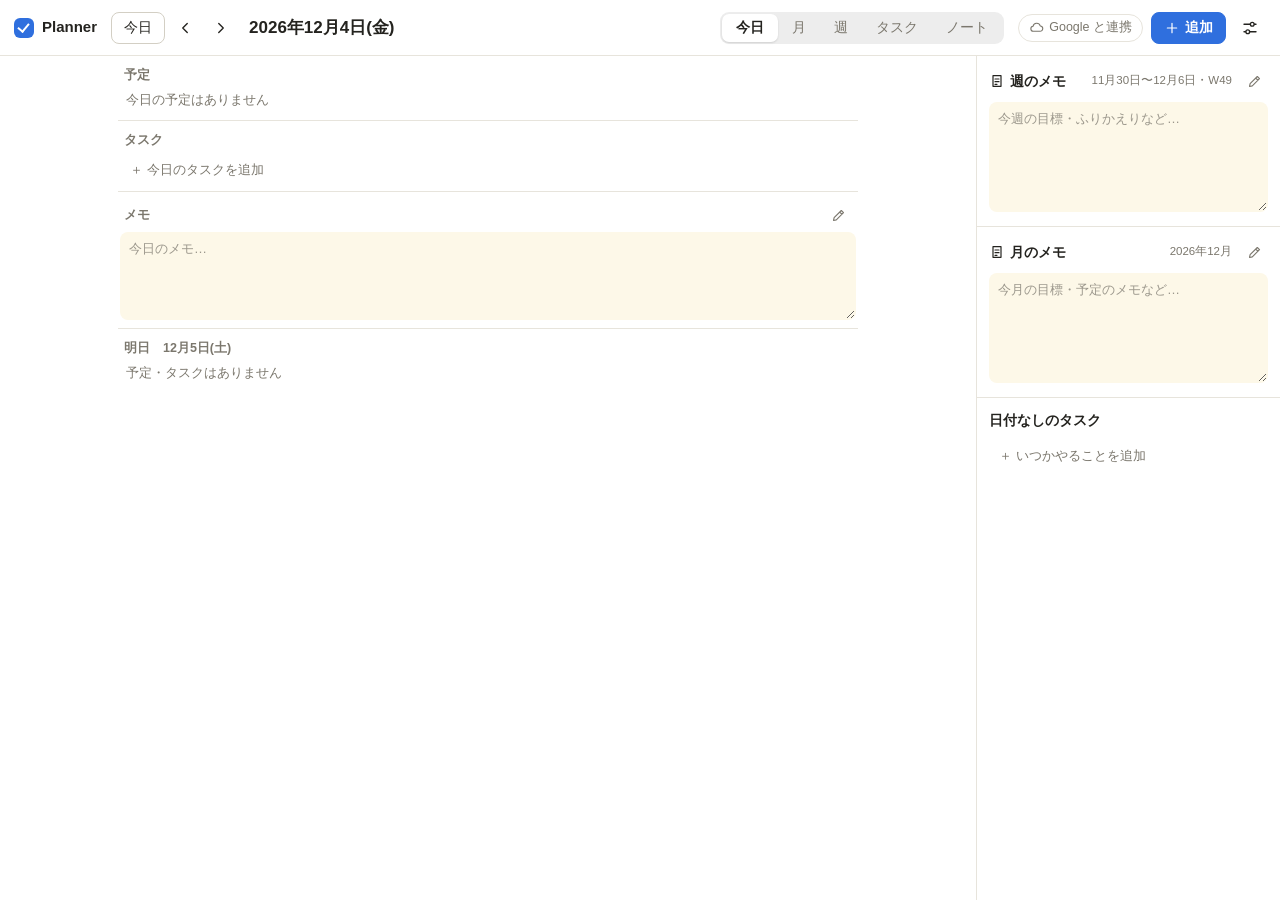
<file: index.html>
<!doctype html>
<html lang="ja">
<head>
  <meta charset="utf-8">
  <meta name="viewport" content="width=device-width, initial-scale=1">
  <meta name="theme-color" content="#ffffff" media="(prefers-color-scheme: light)">
  <meta name="theme-color" content="#1f2124" media="(prefers-color-scheme: dark)">
  <meta name="mobile-web-app-capable" content="yes">
  <meta name="apple-mobile-web-app-capable" content="yes">
  <meta name="apple-mobile-web-app-title" content="Planner">
  <link rel="manifest" href="manifest.webmanifest">
  <link rel="apple-touch-icon" href="icons/apple-touch-icon.png">
  <title>Planner</title>
  <link rel="icon" href="data:image/svg+xml,%3Csvg xmlns='http://www.w3.org/2000/svg' viewBox='0 0 32 32'%3E%3Crect x='3' y='5' width='26' height='24' rx='6' fill='%232f6fde'/%3E%3Cpath d='M10 17l4 4 8-9' fill='none' stroke='white' stroke-width='3' stroke-linecap='round' stroke-linejoin='round'/%3E%3C/svg%3E">
  <link rel="stylesheet" href="css/style.css">
</head>
<body>
  <div id="app"></div>
  <div id="overlays"></div>
  <script type="module" src="js/main.js"></script>
</body>
</html>
</file>
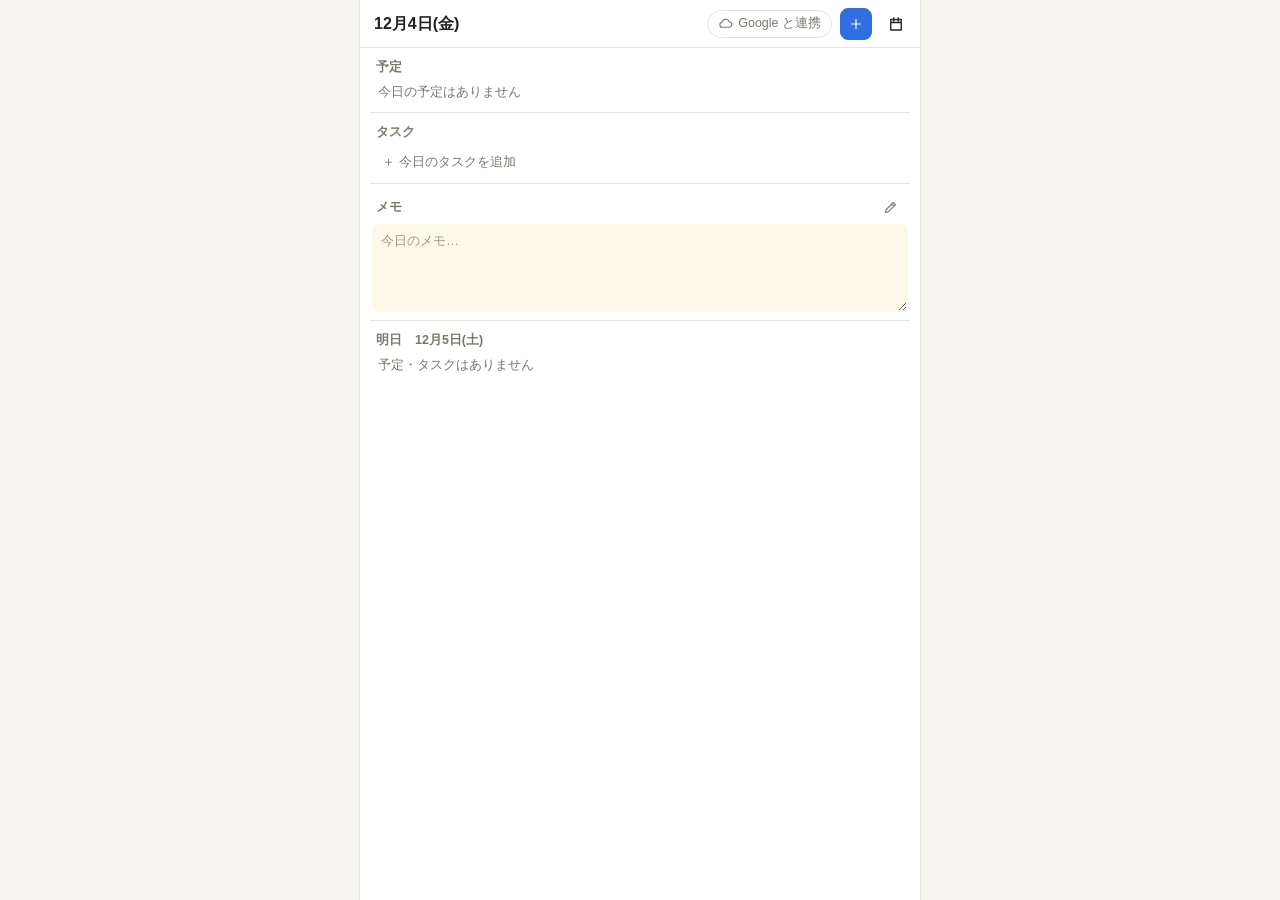
<file: today.html>
<!doctype html>
<html lang="ja" data-mode="today">
<head>
  <meta charset="utf-8">
  <meta name="viewport" content="width=device-width, initial-scale=1">
  <meta name="theme-color" content="#ffffff" media="(prefers-color-scheme: light)">
  <meta name="theme-color" content="#1f2124" media="(prefers-color-scheme: dark)">
  <meta name="mobile-web-app-capable" content="yes">
  <meta name="apple-mobile-web-app-capable" content="yes">
  <meta name="apple-mobile-web-app-title" content="今日">
  <link rel="manifest" href="today.webmanifest">
  <link rel="apple-touch-icon" href="icons/today-apple-touch-icon.png">
  <title>今日 – Planner</title>
  <link rel="icon" href="data:image/svg+xml,%3Csvg xmlns='http://www.w3.org/2000/svg' viewBox='0 0 32 32'%3E%3Crect x='3' y='5' width='26' height='24' rx='6' fill='%231f2a44'/%3E%3Cpath d='M10 17l4 4 8-9' fill='none' stroke='white' stroke-width='3' stroke-linecap='round' stroke-linejoin='round'/%3E%3C/svg%3E">
  <link rel="stylesheet" href="css/style.css">
</head>
<body>
  <div id="app"></div>
  <div id="overlays"></div>
  <script type="module" src="js/main.js"></script>
</body>
</html>
</file>
<file: css/style.css>
:root {
  --bg: #f5f4f0;
  --surface: #ffffff;
  --surface-2: #faf9f6;
  --line: #e7e4dc;
  --line-strong: #d3cfc4;
  --text: #24231f;
  --muted: #7b776d;
  --accent: #2f6fde;
  --accent-soft: #e9f0fd;
  --danger: #cf4037;
  --ok: #2a9a66;
  --warn-bg: #fff4dd;
  --warn-text: #7a5200;
  --sun: #cf4037;
  --sat: #2f6fde;
  --today-bg: #f3f7ff;
  --shadow: 0 12px 40px rgba(30, 28, 20, 0.18);
  --radius: 10px;
  --hour: 46px;
  --gutter: 52px;
  color-scheme: light;
}

@media (prefers-color-scheme: dark) {
  :root {
    --bg: #17181b;
    --surface: #1f2124;
    --surface-2: #25272b;
    --line: #313439;
    --line-strong: #43474e;
    --text: #e8e6e1;
    --muted: #9a978f;
    --accent: #6c9cf5;
    --accent-soft: #24324d;
    --danger: #f0776e;
    --ok: #4cc38a;
    --warn-bg: #3a2f14;
    --warn-text: #f3d48a;
    --sun: #f0776e;
    --sat: #7fa9f7;
    --today-bg: #1f2735;
    --shadow: 0 12px 40px rgba(0, 0, 0, 0.5);
    color-scheme: dark;
  }
}

* { box-sizing: border-box; }
[hidden] { display: none !important; }

html, body, #app { height: 100%; }
#app { height: 100dvh; } /* スマホのブラウザで、上下のバーの分だけ画面が切れないように */
body {
  margin: 0;
  background: var(--bg);
  color: var(--text);
  font: 14px/1.5 -apple-system, BlinkMacSystemFont, "Hiragino Sans", "Hiragino Kaku Gothic ProN", "Yu Gothic UI", "Noto Sans JP", "Segoe UI", sans-serif;
  -webkit-font-smoothing: antialiased;
  -webkit-text-size-adjust: 100%;
  touch-action: manipulation; /* ダブルタップでの拡大を止めて、タップの反応を速くする */
  overscroll-behavior: none;
}
button, input, select, textarea { font: inherit; color: inherit; }
button { cursor: pointer; }
h1, h2, h3, h4, p { margin: 0; }
a { color: var(--accent); }
:focus-visible { outline: 2px solid var(--accent); outline-offset: 1px; }

.icon { display: inline-flex; flex: none; }

/* ---- ボタン類 ---- */
.btn {
  display: inline-flex; align-items: center; justify-content: center; gap: 5px;
  height: 32px; padding: 0 12px;
  border: 1px solid var(--line-strong); border-radius: 8px;
  background: var(--surface); text-decoration: none; color: var(--text); white-space: nowrap;
}
.btn:hover { background: var(--surface-2); }
.btn:disabled { opacity: 0.5; cursor: default; }
.btn.primary { background: var(--accent); border-color: var(--accent); color: #fff; font-weight: 600; }
.btn.primary:hover { filter: brightness(1.07); }
.btn.ghost { border-color: transparent; background: transparent; }
.btn.ghost:hover { background: color-mix(in srgb, var(--text) 8%, transparent); }
.btn.danger { color: var(--danger); border-color: color-mix(in srgb, var(--danger) 40%, transparent); }
.btn.small { height: 26px; padding: 0 9px; font-size: 12.5px; }
.icon-btn { width: 32px; padding: 0; }
.btn-row { display: flex; gap: 8px; flex-wrap: wrap; }

.segs { display: inline-flex; padding: 2px; border-radius: 9px; background: color-mix(in srgb, var(--text) 8%, transparent); }
.seg { height: 28px; padding: 0 14px; border: 0; border-radius: 7px; background: transparent; color: var(--muted); }
.seg.on { background: var(--surface); color: var(--text); font-weight: 600; box-shadow: 0 1px 2px rgba(0, 0, 0, 0.12); }
.seg:disabled { cursor: default; }
.seg:disabled:not(.on) { opacity: 0.45; }

.badge { margin-left: 6px; padding: 1px 7px; border-radius: 99px; background: var(--accent); color: #fff; font-size: 11px; font-weight: 600; vertical-align: 1px; white-space: nowrap; flex: none; }

/* ---- 全体の枠 ---- */
.app { height: 100%; display: flex; flex-direction: column; }
.topbar {
  display: flex; align-items: center; gap: 14px; flex: none;
  height: 56px; padding: 0 14px;
  background: var(--surface); border-bottom: 1px solid var(--line);
}
.brand { display: flex; align-items: center; gap: 8px; font-weight: 700; font-size: 15px; }
.brand-mark { width: 20px; height: 20px; border-radius: 6px; background: var(--accent); position: relative; }
.brand-mark::after { content: ""; position: absolute; left: 6px; top: 3px; width: 5px; height: 9px; border: solid #fff; border-width: 0 2.2px 2.2px 0; transform: rotate(40deg); }
.nav { display: flex; align-items: center; gap: 4px; min-width: 0; }
.range { margin-left: 8px; font-size: 17px; font-weight: 650; white-space: nowrap; overflow: hidden; text-overflow: ellipsis; }
.tabs { margin-left: auto; flex: none; }
.actions { display: flex; align-items: center; gap: 8px; flex: none; }

.chipbtn {
  display: inline-flex; align-items: center; gap: 5px; height: 28px; padding: 0 10px;
  border: 1px solid var(--line); border-radius: 99px; background: transparent; color: var(--muted); font-size: 12.5px; white-space: nowrap;
}
button.chipbtn:hover { background: var(--surface-2); color: var(--text); }
.chipbtn.warn { background: var(--warn-bg); color: var(--warn-text); border-color: transparent; }
.chipbtn.busy .icon { animation: spin 1.1s linear infinite; }
@keyframes spin { to { transform: rotate(360deg); } }

.banner { display: flex; align-items: center; gap: 6px 10px; flex-wrap: wrap; flex: none; padding: 7px 14px; font-size: 13px; }
.banner.warn { background: var(--warn-bg); color: var(--warn-text); }

.body { flex: 1; min-height: 0; display: grid; grid-template-columns: minmax(0, 1fr) 304px; position: relative; }
.main { min-width: 0; min-height: 0; overflow: hidden; }

/* ---- メモ欄 ---- */
.note {
  display: block; width: 100%; resize: none;
  border: 1px solid transparent; border-radius: 8px;
  background: color-mix(in srgb, #f2c94c 13%, var(--surface));
  padding: 6px 8px; font-size: 12.5px; line-height: 1.5;
}
.note::placeholder { color: color-mix(in srgb, var(--muted) 75%, transparent); }
.note:hover { border-color: var(--line-strong); }
.note:focus { outline: none; border-color: var(--accent); background: var(--surface); }
.notedot { display: none; width: 6px; height: 6px; border-radius: 50%; background: #e0a800; flex: none; }
.notedot.has { display: inline-block; }

/* ---- 行（タスク・予定） ---- */
.row { display: flex; align-items: center; gap: 7px; min-height: 28px; padding: 3px 6px; border-radius: 7px; cursor: pointer; }
.row:hover { background: color-mix(in srgb, var(--text) 6%, transparent); }
.row-title { flex: 1; min-width: 0; overflow-wrap: anywhere; line-height: 1.35; }
.task-row.done .row-title { color: var(--muted); text-decoration: line-through; }
.row-date { flex: none; font-size: 11.5px; color: var(--muted); }
.row-date.late, .side-meta.late { color: var(--danger); font-weight: 600; }
.row-bar { flex: none; width: 4px; align-self: stretch; min-height: 18px; border-radius: 2px; background: var(--c); }
.row-time { flex: none; font-size: 11.5px; color: var(--muted); font-variant-numeric: tabular-nums; }
.row-main { flex: 1; min-width: 0; display: flex; align-items: baseline; gap: 7px; }
.board-events .row-main { flex-direction: column; gap: 0; } /* 列が狭いので時刻とタイトルを 2 段にする */
.pending-mark { flex: none; width: 6px; height: 6px; border-radius: 50%; border: 1.5px solid var(--muted); }

.check {
  flex: none; width: 17px; height: 17px; padding: 0; position: relative;
  border: 1.6px solid var(--line-strong); border-radius: 50%; background: var(--surface);
}
.check:hover { border-color: var(--ok); }
.check.on { background: var(--ok); border-color: var(--ok); }
.check.on::after, .chip-check.on::after {
  content: ""; position: absolute; left: 50%; top: 45%; width: 28%; height: 52%;
  border: solid #fff; border-width: 0 1.8px 1.8px 0; transform: translate(-50%, -50%) rotate(42deg);
}

.quickadd {
  width: 100%; height: 28px; padding: 0 8px; margin-top: 2px;
  border: 1px dashed transparent; border-radius: 7px; background: transparent; font-size: 13px;
}
.quickadd::placeholder { color: var(--muted); }
.quickadd:hover { border-color: var(--line-strong); }
.quickadd:focus { outline: none; border: 1px solid var(--accent); background: var(--surface); }

.progress { height: 4px; border-radius: 2px; background: color-mix(in srgb, var(--text) 9%, transparent); overflow: hidden; }
.progress-fill { height: 100%; border-radius: 2px; background: var(--ok); transition: width 0.2s; }

.drop-over { box-shadow: inset 0 0 0 2px var(--accent) !important; }

/* ---- チップ（月表示・週の終日欄） ---- */
.chip {
  display: flex; align-items: center; gap: 4px; height: 20px; padding: 0 5px; margin-bottom: 2px;
  border-radius: 5px; font-size: 12px; line-height: 20px; cursor: pointer; overflow: hidden;
}
.chip-title { flex: 1; min-width: 0; white-space: nowrap; overflow: hidden; text-overflow: ellipsis; }
.chip-allday { background: color-mix(in srgb, var(--c) 22%, var(--surface)); border-left: 3px solid var(--c); }
.chip-timed:hover, .chip-task:hover { background: color-mix(in srgb, var(--text) 8%, transparent); }
.chip-dot { flex: none; width: 7px; height: 7px; border-radius: 50%; background: var(--c); }
.chip-time { flex: none; font-size: 11px; color: var(--muted); font-variant-numeric: tabular-nums; }
.chip-check { flex: none; position: relative; width: 12px; height: 12px; border: 1.4px solid var(--line-strong); border-radius: 50%; background: var(--surface); }
.chip-check:hover { border-color: var(--ok); }
.chip-check.on { background: var(--ok); border-color: var(--ok); }
.chip-task.done .chip-title { color: var(--muted); text-decoration: line-through; }
.chip-more { padding: 0 5px; font-size: 11px; color: var(--muted); }

.wd-0 { --wd: var(--sun); }
.wd-6 { --wd: var(--sat); }

/* ---- 月表示 ---- */
.month { height: 100%; display: grid; grid-template-rows: 30px repeat(var(--rows), minmax(0, 1fr)); background: var(--surface); }
.month-head, .month-row { display: grid; grid-template-columns: 34px repeat(7, minmax(0, 1fr)); }
.month-head { border-bottom: 1px solid var(--line); }
.month-wd { display: flex; align-items: center; justify-content: center; font-size: 12px; font-weight: 600; color: var(--wd, var(--muted)); }
.month-row { border-bottom: 1px solid var(--line); min-height: 0; }
.month-row:last-child { border-bottom: 0; }
button.month-wk {
  display: flex; flex-direction: column; align-items: center; gap: 4px; padding: 8px 0 0;
  border: 0; border-right: 1px solid var(--line); background: var(--surface-2); color: var(--muted); font-size: 10.5px;
}
button.month-wk:hover { color: var(--accent); background: var(--accent-soft); }
.day { min-width: 0; min-height: 0; padding: 3px 3px 0; border-right: 1px solid var(--line); overflow: hidden; cursor: pointer; }
.day:last-child { border-right: 0; }
.day.other { background: var(--surface-2); }
.day.other .day-num, .day.other .chip { opacity: 0.55; }
.day.selected { box-shadow: inset 0 0 0 2px var(--accent); }
.day.today { background: var(--today-bg); }
.day-top { display: flex; align-items: center; gap: 5px; height: 24px; }
.day-num { min-width: 22px; height: 22px; padding: 0 4px; display: inline-flex; align-items: center; justify-content: center; border-radius: 11px; font-size: 12.5px; color: var(--wd, var(--text)); font-variant-numeric: tabular-nums; }
.day.today .day-num { background: var(--accent); color: #fff; font-weight: 700; }
.day-add { margin-left: auto; width: 20px; height: 20px; padding: 0; border: 0; border-radius: 5px; background: transparent; color: var(--muted); font-size: 15px; line-height: 1; opacity: 0; }
.day:hover .day-add, .day-add:focus-visible { opacity: 1; }
.day-add:hover { background: color-mix(in srgb, var(--text) 10%, transparent); color: var(--text); }

/* ---- 週表示 ---- */
.week { height: 100%; overflow: auto; background: var(--surface); }
.wk-row { display: grid; grid-template-columns: var(--gutter) repeat(7, minmax(0, 1fr)); min-width: 720px; }
.wk-sticky { position: sticky; top: 0; z-index: 6; background: var(--surface); border-bottom: 1px solid var(--line-strong); min-width: 720px; }
/* 左端の時刻の列は、横にスクロールしても残す */
.wk-gutter { position: sticky; left: 0; z-index: 4; background: var(--surface); font-size: 10.5px; color: var(--muted); text-align: center; padding-top: 6px; line-height: 1.35; border-right: 1px solid var(--line); }
.wk-dayhead { display: flex; align-items: center; justify-content: center; gap: 6px; height: 42px; border-right: 1px solid var(--line); }
.wk-wd { font-size: 12px; font-weight: 600; color: var(--wd, var(--muted)); }
.wk-num { min-width: 28px; height: 28px; display: inline-flex; align-items: center; justify-content: center; border-radius: 14px; font-size: 17px; font-weight: 600; color: var(--wd, var(--text)); }
.wk-dayhead.today .wk-num { background: var(--accent); color: #fff; }
.wk-count { font-size: 10.5px; color: var(--muted); padding: 0 5px; border-radius: 99px; background: color-mix(in srgb, var(--text) 8%, transparent); }
.wk-count.all, .board-colcount.all { background: color-mix(in srgb, var(--ok) 20%, transparent); color: var(--ok); }
.wk-allday { border-top: 1px solid var(--line); }
.wk-alldaycell { position: relative; min-height: 30px; max-height: 136px; overflow-y: auto; padding: 3px 3px 1px; border-right: 1px solid var(--line); }
.wk-alldaycell.today, .wk-col.today, .wk-notecell.today { background: var(--today-bg); }
.wk-add { position: absolute; right: 2px; bottom: 2px; width: 18px; height: 18px; padding: 0; border: 0; border-radius: 5px; background: var(--surface); color: var(--muted); line-height: 1; opacity: 0; }
.wk-alldaycell:hover .wk-add, .wk-add:focus-visible { opacity: 1; }
.wk-add:hover { color: var(--text); background: var(--line); }

.wk-grid { height: calc(var(--hour) * 24); }
.wk-hours { padding: 0; }
.wk-hours span { position: absolute; left: 0; right: 6px; transform: translateY(-50%); text-align: right; font-variant-numeric: tabular-nums; }
.wk-col {
  position: relative; border-right: 1px solid var(--line); cursor: cell;
  background-image: linear-gradient(to bottom, transparent calc(var(--hour) - 1px), var(--line) calc(var(--hour) - 1px));
  background-size: 100% var(--hour);
}
.wk-col.today { background-color: var(--today-bg); }
.wk-event {
  position: absolute; z-index: 1; padding: 2px 5px; overflow: hidden; cursor: pointer;
  border-radius: 6px; border-left: 3px solid var(--c);
  background: color-mix(in srgb, var(--c) 24%, var(--surface));
  font-size: 12px; line-height: 1.3; display: flex; flex-direction: column;
}
.wk-event:hover { z-index: 2; filter: brightness(0.97); box-shadow: 0 2px 8px rgba(0, 0, 0, 0.15); }
.wk-event.short { flex-direction: row; gap: 6px; align-items: center; padding-top: 0; padding-bottom: 0; }
.wk-event-title { font-weight: 600; overflow: hidden; text-overflow: ellipsis; }
.wk-event.short .wk-event-title { white-space: nowrap; }
.wk-event-time { font-size: 10.5px; color: var(--muted); white-space: nowrap; font-variant-numeric: tabular-nums; }
.wk-now { position: absolute; left: 0; right: 0; height: 2px; background: var(--danger); z-index: 3; pointer-events: none; }
.wk-now::before { content: ""; position: absolute; left: -4px; top: -3px; width: 8px; height: 8px; border-radius: 50%; background: var(--danger); }

.wk-notes { position: sticky; bottom: 0; z-index: 6; background: var(--surface); border-top: 1px solid var(--line-strong); }
.wk-notecell { padding: 4px; border-right: 1px solid var(--line); }
.wk-notecell .note { height: 96px; }

/* ---- タスク表示 ---- */
.board { height: 100%; display: flex; flex-direction: column; }
.board-summary { display: flex; align-items: center; gap: 12px; flex: none; padding: 10px 14px 0; }
.board-summary .progress { flex: 1; max-width: 260px; height: 6px; border-radius: 3px; }
.board-count { color: var(--muted); font-size: 13px; }
.toggle { margin-left: auto; display: inline-flex; align-items: center; gap: 6px; color: var(--muted); font-size: 13px; cursor: pointer; }
.board-cols { flex: 1; min-height: 0; display: grid; grid-template-columns: repeat(7, minmax(122px, 1fr)); gap: 8px; padding: 10px 14px 14px; overflow: auto; }
.board-col { display: flex; flex-direction: column; min-height: 0; min-width: 0; background: var(--surface); border: 1px solid var(--line); border-radius: var(--radius); padding: 8px; }
.board-col.today { border-color: var(--accent); box-shadow: 0 0 0 1px var(--accent); }
.board-col.past { background: var(--surface-2); }
.board-colhead { display: flex; align-items: baseline; gap: 6px; padding: 0 4px 6px; }
.board-wd { font-size: 12px; font-weight: 600; color: var(--wd, var(--muted)); }
.board-num { font-size: 19px; font-weight: 650; color: var(--wd, var(--text)); line-height: 1.2; }
.board-colcount { margin-left: auto; font-size: 11px; color: var(--muted); padding: 0 6px; border-radius: 99px; background: color-mix(in srgb, var(--text) 8%, transparent); }
.board-list { flex: 1; min-height: 80px; overflow-y: auto; margin: 8px -2px 6px; }
.board-events { margin-bottom: 6px; padding-bottom: 6px; border-bottom: 1px dashed var(--line); }
.board-events .row { min-height: 24px; font-size: 12.5px; }
.board-note { flex: none; height: 84px; }

/* ---- 右パネル ---- */
.side { min-height: 0; overflow-y: auto; border-left: 1px solid var(--line); background: var(--surface); }
.side-sec { padding: 12px 12px 14px; border-bottom: 1px solid var(--line); }
.side-sec:last-child { border-bottom: 0; }
.side-head { display: flex; align-items: center; gap: 8px; margin-bottom: 8px; }
.side-head h2 { flex: 1; display: flex; align-items: center; gap: 5px; font-size: 14px; font-weight: 650; }
.side-meta { font-size: 11.5px; color: var(--muted); white-space: nowrap; }
.side-sub { display: flex; align-items: center; gap: 5px; margin: 12px 0 6px; font-size: 12px; font-weight: 600; color: var(--muted); }
.side-note { min-height: 110px; height: 110px; resize: vertical; font-size: 13px; }
.side-note.large { height: 240px; }
.side-progress { margin-top: 10px; font-size: 12px; color: var(--muted); display: grid; gap: 5px; }
.empty { color: var(--muted); font-size: 12.5px; padding: 2px 6px; }

/* ---- ダイアログ ---- */
.overlay { position: fixed; inset: 0; z-index: 50; display: flex; align-items: flex-start; justify-content: center; padding: 9vh 16px 16px; background: rgba(20, 18, 12, 0.38); overflow-y: auto; }
.dialog { width: 100%; max-width: 460px; background: var(--surface); border-radius: 14px; box-shadow: var(--shadow); padding: 16px; }
.dialog.wide { max-width: 560px; }
.dialog-head { display: flex; align-items: center; justify-content: space-between; margin-bottom: 12px; }
.dialog-head h2 { font-size: 17px; }
.dialog-foot { display: flex; align-items: center; gap: 8px; margin-top: 16px; }
.spacer { flex: 1; }
.item-form { display: flex; flex-direction: column; gap: 10px; }
.item-form .dialog-head, .item-form .dialog-foot { margin: 0; }
.item-form .dialog-foot { margin-top: 6px; }

input[type="text"], input[type="password"], input[type="date"], input[type="time"], select, textarea.f-desc {
  height: 34px; padding: 0 9px; border: 1px solid var(--line-strong); border-radius: 8px; background: var(--surface); min-width: 0;
}
input:disabled, textarea:disabled, select:disabled { opacity: 0.7; }
input[type="text"].quickadd { border: 1px dashed transparent; height: 28px; }
input[type="text"].quickadd:hover { border-color: var(--line-strong); }
input[type="text"].quickadd:focus { border: 1px solid var(--accent); }
input[type="checkbox"] { width: 15px; height: 15px; margin: 0; accent-color: var(--accent); }
.f-title { height: 42px !important; font-size: 17px; font-weight: 600; }
textarea.f-desc { height: auto; padding: 8px 9px; resize: vertical; line-height: 1.5; }
.grow { flex: 1; }
.field { display: flex; align-items: center; gap: 10px; }
.field-label { flex: none; width: 76px; font-size: 12.5px; color: var(--muted); }
.field-body { flex: 1; min-width: 0; display: flex; align-items: center; gap: 10px; flex-wrap: wrap; }
.inline { display: inline-flex; align-items: center; gap: 6px; cursor: pointer; white-space: nowrap; }
.dash { color: var(--muted); }
.form-hint { font-size: 12.5px; color: var(--muted); }
.form-error { font-size: 12.5px; color: var(--danger); }

.settings { display: flex; flex-direction: column; }
.set-sec { display: flex; flex-direction: column; gap: 10px; padding: 14px 0; border-top: 1px solid var(--line); }
.set-sec h3 { font-size: 14px; }
.set-sec h4 { font-size: 12.5px; color: var(--muted); font-weight: 600; margin-top: 4px; }
.set-sec .field-label { width: 104px; }
.status { display: flex; align-items: center; gap: 6px; font-size: 13px; flex-wrap: wrap; }
.status-dot { width: 8px; height: 8px; border-radius: 50%; background: var(--line-strong); }
.status-connected .status-dot { background: var(--ok); }
.status-expired .status-dot, .status-connecting .status-dot { background: #e0a800; }
.guide { border: 1px solid var(--line); border-radius: 10px; padding: 8px 12px; background: var(--surface-2); font-size: 13px; }
.guide summary { cursor: pointer; font-weight: 600; }
.guide ol { margin: 8px 0 2px; padding-left: 20px; display: grid; gap: 6px; }
.guide code { padding: 1px 5px; border-radius: 4px; background: color-mix(in srgb, var(--text) 9%, transparent); font-size: 12.5px; user-select: all; }
.cal-list { display: grid; gap: 2px; max-height: 190px; overflow-y: auto; }
.cal-item { display: flex; align-items: center; gap: 8px; padding: 4px 6px; border-radius: 6px; cursor: pointer; }
.cal-item:hover { background: var(--surface-2); }
.cal-dot { width: 10px; height: 10px; border-radius: 3px; flex: none; }
.cal-name { flex: 1; min-width: 0; overflow: hidden; text-overflow: ellipsis; white-space: nowrap; }
.cal-ro { font-size: 11px; color: var(--muted); }

.toast {
  position: fixed; left: 50%; bottom: 22px; transform: translateX(-50%); z-index: 60;
  display: flex; align-items: center; gap: 14px; padding: 9px 14px;
  border-radius: 10px; background: #2b2a26; color: #fff; box-shadow: var(--shadow); font-size: 13px; max-width: calc(100vw - 32px);
}
.toast-action { border: 0; background: transparent; color: #9cc0ff; font-weight: 700; padding: 0; white-space: nowrap; }

/* ---- ノート（文字と手書きを同じページに書く） ---- */
.body.view-note { display: block; overflow: hidden; }
.nb { height: 100%; display: flex; flex-direction: column; }
.nb-bar { flex: none; display: flex; align-items: center; gap: 8px 14px; flex-wrap: wrap; padding: 8px 14px; background: var(--surface); border-bottom: 1px solid var(--line); }
.nb-tools { display: flex; align-items: center; gap: 6px; flex-wrap: wrap; margin-left: auto; }
.nb-color { width: 26px; height: 26px; padding: 0; border: 2px solid var(--surface); border-radius: 50%; background: var(--c); box-shadow: 0 0 0 1px var(--line-strong); }
.nb-color.on { box-shadow: 0 0 0 2.5px var(--accent); }
.nb-tool { height: 30px; padding: 0 10px; border: 1px solid var(--line-strong); border-radius: 8px; background: var(--surface); font-size: 12.5px; white-space: nowrap; }
.nb-tool.on { background: var(--accent-soft); border-color: var(--accent); color: var(--accent); font-weight: 600; }
.nb-tool:disabled { opacity: 0.45; cursor: default; }
.nb-width { width: 30px; padding: 0; display: inline-flex; align-items: center; justify-content: center; }
.nb-width span { border-radius: 50%; background: var(--text); }
.nb-width.on span { background: var(--accent); }
.nb-sep { width: 1px; height: 20px; margin: 0 2px; background: var(--line); }
.nb-scroll { flex: 1; min-height: 0; overflow-y: auto; scrollbar-gutter: stable; padding: 14px; touch-action: pan-y; }
.nb-hint { font-size: 11.5px; color: var(--muted); white-space: nowrap; }
.nb-diag { flex: none; display: flex; align-items: flex-start; gap: 10px; padding: 8px 14px; background: var(--surface-2); border-bottom: 1px solid var(--line); }
.nb-diagtext { flex: 1; min-width: 0; margin: 0; font: 12px/1.6 ui-monospace, Menlo, monospace; color: var(--text); white-space: pre-wrap; }
.shell-top { display: contents; }
/* ページは紙に見立てて、ダークモードでも明るい色のままにする */
.nb-page { max-width: 880px; margin: 0 auto; padding: 16px 0 14px; background: #fffdf6; color: #24231f; color-scheme: light; border: 1px solid var(--line); border-radius: 10px; box-shadow: 0 2px 10px rgba(0, 0, 0, 0.06); }
.nb-title { padding: 0 18px 8px; font-size: 16px; }
.note.nb-text { width: calc(100% - 24px); margin: 0 12px 8px; padding: 6px 8px; background: transparent; color: inherit; border: 1px dashed transparent; font-size: 15px; line-height: 1.7; resize: vertical; }
.note.nb-text::placeholder { color: #a9a290; }
.note.nb-text:hover { border-color: #d9d2c0; }
.note.nb-text:focus { background: #fff; border: 1px solid var(--accent); }
.nb-ink { display: flex; align-items: flex-start; border-top: 1px solid #e8e2d3; border-bottom: 1px solid #e8e2d3; }
/* 右端の帯: ここは指でなぞると普通にスクロールできる */
.nb-strip { display: none; flex: none; align-self: stretch; width: 34px; border-left: 1px solid #e8e2d3; background: #f6f1e3 radial-gradient(circle, #c9c1ab 1.5px, transparent 2px) center top / 12px 14px repeat-y; touch-action: pan-y; }
@media (any-pointer: coarse) { .nb-strip { display: block; } }
.ink-canvas { position: relative; flex: 1; min-width: 0; height: 320px; cursor: crosshair; touch-action: none; }
.ink-canvas canvas { display: block; width: 100%; height: 100%; }
.ink-live { position: absolute; inset: 0; pointer-events: none; }
/* ノートでは、手やペンが触れても文字が選択されたり、長押しのメニューが出たりしないようにする（入力欄は除く） */
.nb, .nb * { -webkit-user-select: none; user-select: none; -webkit-touch-callout: none; -webkit-tap-highlight-color: transparent; }
.nb textarea { -webkit-user-select: text; user-select: text; }
.nb-extend { margin: 12px 18px 0; color: #24231f; background: #fff; border-color: #d9d2c0; }
.nb-open { width: 28px; padding: 0; flex: none; color: var(--muted); }
.side-sub .grow { flex: 1; }
/* 他の画面に出す、手書きの小さなプレビュー */
.ink-preview { display: block; width: 100%; margin-top: 6px; padding: 4px 6px; border: 1px solid var(--line); border-radius: 8px; background: #fffdf6; color: #7b776d; font-size: 12px; text-align: left; overflow: hidden; }
.ink-preview:hover { border-color: var(--accent); }
.ink-preview svg { display: block; width: 100%; height: auto; max-height: 150px; }

/* ---- 今日（最初に開くページ。その日の予定・タスク・メモをまとめて見る） ---- */
.view-today .main { overflow-y: auto; background: var(--surface); }
.today-wrap { max-width: 760px; margin: 0 auto; }

/* ---- 今日の一覧（today.html。小さな窓に置いておく用） ---- */
.app.widget { max-width: 560px; margin: 0 auto; background: var(--surface); box-shadow: 0 0 0 1px var(--line); }
.topbar.widget-bar { height: 48px; flex-wrap: nowrap; padding: 0 8px 0 14px; gap: 8px; }
.widget-bar .range { flex: 1; margin: 0; font-size: 16px; }
.widget-bar .actions { margin-left: auto; }
.widget-bar .chip-label { display: none; }
.body.widget-body { display: block; overflow-y: auto; }
.today { padding: 0 10px 20px; }
.today-sec { padding: 10px 2px 8px; border-bottom: 1px solid var(--line); }
.today-sec:last-child { border-bottom: 0; }
.today-head { display: flex; align-items: center; gap: 8px; margin-bottom: 4px; padding: 0 4px; }
.today-head h2 { flex: 1; font-size: 12.5px; font-weight: 650; color: var(--muted); }
.today-meta { font-size: 11.5px; color: var(--muted); white-space: nowrap; }
.today-meta.late { color: var(--danger); font-weight: 600; }
.today-meta.all { color: var(--ok); font-weight: 600; }
.today-sec .progress { margin: 2px 4px 6px; }
.today-note { height: 88px; resize: vertical; font-size: 13px; }
.event-row.past { opacity: 0.5; }
.event-row.now { background: var(--accent-soft); }
.event-row.now .row-time { color: var(--accent); font-weight: 600; }

/* ---- 狭い画面 ---- */
@media (max-width: 980px) {
  /* 右パネルをカレンダーの下に回し、全体を縦スクロールにする（カレンダーの高さは削らない） */
  .body { display: block; overflow-y: auto; }
  .main { height: clamp(420px, 72vh, 900px); border-bottom: 1px solid var(--line-strong); }
  .view-today .main { height: auto; overflow: visible; }
  .side { border-left: 0; overflow: visible; }
  .brand { display: none; }
}
@media (max-width: 780px) {
  .topbar { height: auto; flex-wrap: wrap; padding: 8px 10px; gap: 8px; }
  .nav { flex: 1 1 100%; }
  .tabs { margin-left: 0; }
  .actions { margin-left: auto; }
  .range { font-size: 16px; }
}

/* ---- スマホ ---- */
@media (max-width: 640px) {
  :root { --gutter: 40px; }
  .chip-label, .btn-label { display: none; } /* 同期の状態と「追加」はアイコンだけにする */
  .nb-bar { padding: 8px 10px; }
  .nb-tools { margin-left: 0; }
  .nb-scroll { padding: 8px; }
  .chipbtn { padding: 0 8px; }
  .tabs .seg { padding: 0 7px; } /* タブが 5 つあるので、1 行に収まるよう詰める */
  .topbar .actions { gap: 6px; }
  .banner { padding: 7px 10px; }

  /* 月: 予定は点で表し、日をタップすると下に一覧が出る */
  .view-month .main { height: clamp(300px, 50vh, 460px); }
  .month-head, .month-row { grid-template-columns: 24px repeat(7, minmax(0, 1fr)); }
  button.month-wk { font-size: 9px; padding-top: 7px; }
  .day { padding: 2px 1px 0; }
  .day-top { justify-content: center; gap: 2px; }
  .day-num { min-width: 22px; padding: 0 2px; }
  .day-add { display: none; }
  .chips { display: flex; flex-wrap: wrap; justify-content: center; gap: 3px; padding: 2px 1px 0; }
  .day .chip { width: 7px; height: 7px; padding: 0; margin: 0; border: 0; border-radius: 50%; background: var(--c); pointer-events: none; }
  .day .chip > * { display: none; }
  .day .chip-task { background: transparent; border: 1.5px solid var(--muted); }
  .day .chip-task.done { background: var(--ok); border-color: var(--ok); }
  .day .chip-more { width: 100%; padding: 0; font-size: 9px; line-height: 9px; text-align: center; }

  /* 週: 3 日分ずつ表示して、横にスクロールする */
  .wk-row { grid-template-columns: var(--gutter) repeat(7, calc((100vw - var(--gutter)) / 3)); min-width: 0; width: max-content; }
  .wk-sticky { min-width: 0; width: max-content; }
  .week { scroll-snap-type: x proximity; scroll-padding-left: var(--gutter); }
  .wk-dayhead { scroll-snap-align: start; }
  .wk-gutter { font-size: 9.5px; }
  .wk-notecell .note { height: 68px; }
  .view-week .main { height: clamp(380px, 68vh, 900px); }

  /* タスク: 1 週間を縦に並べる */
  .view-board .main { height: auto; overflow: visible; }
  .board { height: auto; }
  .board-summary { flex-wrap: wrap; padding: 10px 10px 0; gap: 6px 12px; }
  .board-summary .progress { order: 3; flex: 1 1 100%; max-width: none; }
  .board-cols { display: flex; flex-direction: column; overflow: visible; padding: 10px; }
  .board-col { min-height: 0; }
  .board-list { overflow: visible; min-height: 0; margin-bottom: 4px; }
  .board-note { height: 62px; }

  /* ダイアログは下から出るシートにする */
  .overlay { padding: 0; align-items: flex-end; }
  .dialog, .dialog.wide { max-width: none; max-height: 92dvh; overflow-y: auto; border-radius: 16px 16px 0 0; padding: 14px 14px calc(14px + env(safe-area-inset-bottom)); }
  .field { flex-wrap: wrap; gap: 4px 10px; }
  .field-label, .set-sec .field-label { width: 100%; }
  .dialog-foot { flex-wrap: wrap; }
  .toast { bottom: calc(16px + env(safe-area-inset-bottom)); width: max-content; }
}

/* ---- タッチ操作の端末 ---- */
/* 手やペンが触れても、画面の文字（ボタンの文字や見出し）が選択されたり長押しメニューが出たりしないようにする。
   入力欄の中は選択できる。キーボードやトラックパッドをつないだ iPad も対象にするため any-pointer で判定する */
@media (any-pointer: coarse) {
  body { -webkit-user-select: none; user-select: none; -webkit-touch-callout: none; -webkit-tap-highlight-color: transparent; }
  input, textarea { -webkit-user-select: text; user-select: text; }
}
@media (hover: none) {
  .wk-add { opacity: 1; }
  .row { min-height: 34px; }
  .check { width: 20px; height: 20px; }
  .btn { height: 36px; }
  .btn.small { height: 30px; }
  .seg { height: 32px; }
  .quickadd, input[type="text"].quickadd { height: 36px; }
}
@media (pointer: coarse) {
  /* iOS は 16px 未満の入力欄にフォーカスすると画面を拡大するので、それを防ぐ */
  input, select, textarea, .note, .quickadd, input[type="text"].quickadd { font-size: 16px; }
}
</file>
